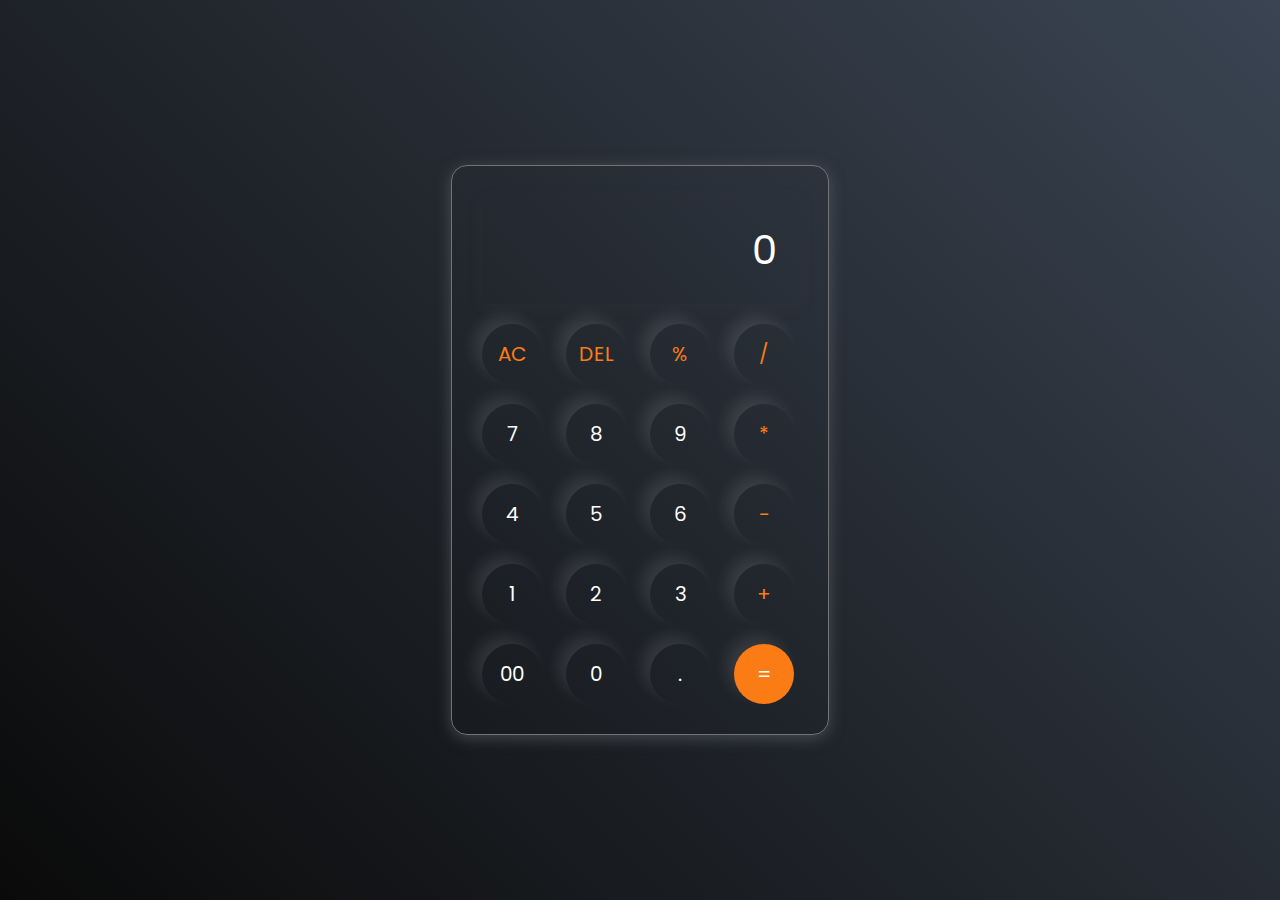
<file: Task3/index.html>
<!DOCTYPE html>
<html lang="en">
<head>
    <meta charset="UTF-8">
    <meta name="viewport" content="width=device-width, initial-scale=1.0">
    <link rel="stylesheet" href="style.css">
    <title>Calculator</title>
</head>
<body>
    <div class="calculator">
        <input tpye="text" placeholder="0" id="inputBox">
        <div>
            <button class="operator">AC</button>
            <button class="operator">DEL</button>
            <button class="operator">%</button>
            <button class="operator">/</button>
        </div>
        <div>
            <button>7</button>
            <button>8</button>
            <button>9</button>
            <button class="operator">*</button>
        </div>
        <div>
            <button>4</button>
            <button>5</button>
            <button>6</button>
            <button class="operator">-</button>
        </div>
        <div>
            <button>1</button>
            <button>2</button>
            <button>3</button>
            <button class="operator">+</button>
        </div>
        <div>
            <button>00</button>
            <button>0</button>
            <button>.</button>
            <button class="equalBtn">=</button>
        </div>
    </div>
    <script src="script.js"></script>
</body>
</html>
</file>
<file: Task3/style.css>
@import url('https://fonts.googleapis.com/css2?family=Poppins:wght@500&display=swap');

*{
    margin: 0;
    padding: 0;
    box-sizing: border-box;
    font-family: "Poppins", sans-serif;
}

body{
    width: 100%;
    height: 100vh;
    display: flex;
    justify-content: center;
    align-items: center;
    background: linear-gradient(45deg, #0a0a0a, #3a4452);
}

.calculator{
    border: 1px solid #717377;
    padding: 20px;
    border-radius: 16px;
    background: transparent;
    box-shadow: 0px 3px 15px rgba(113, 115, 119, 0.5);
    width: 42vh;
}

input{
    width:95%;
    border: none;
    padding: 24px;
    margin: 10px;
    background: transparent;
    box-shadow: 0px 3px 15px rgba(84, 84, 84, 0.1);
    font-size: 40px;
    text-align: right;
    cursor: pointer;
    color: #ffffff;
}

input::placeholder{
    color: #ffffff;
}

button{
    border: none;
    width: 60px;
    height: 60px;
    margin: 10px;
    border-radius: 50%;
    background: transparent;
    color: #ffffff;
    font-size: 20px;
    box-shadow: -8px -8px 15px rgba(255, 255, 255, 0.1);
    cursor: pointer;
}

.equalBtn{
    background-color: #fb7c14;
}

.operator{
    color: #fb7c14;
}
</file>
